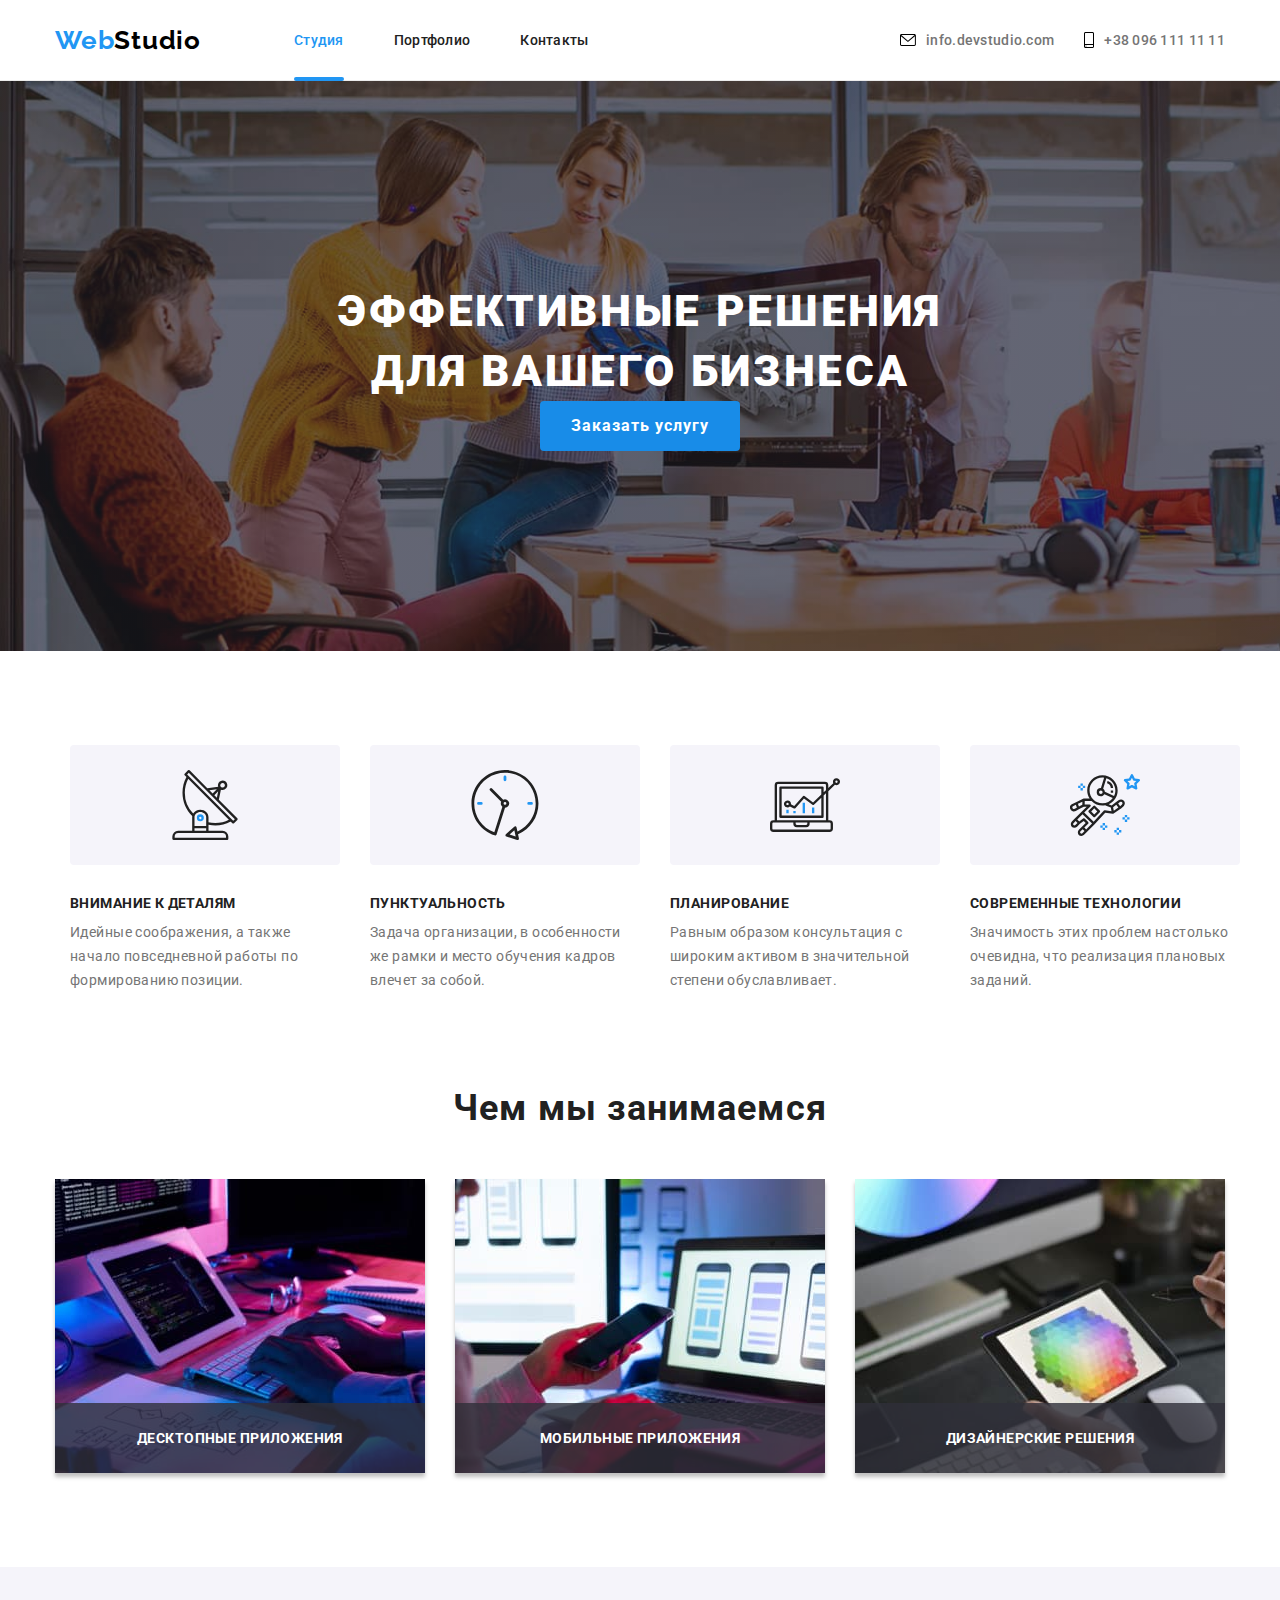
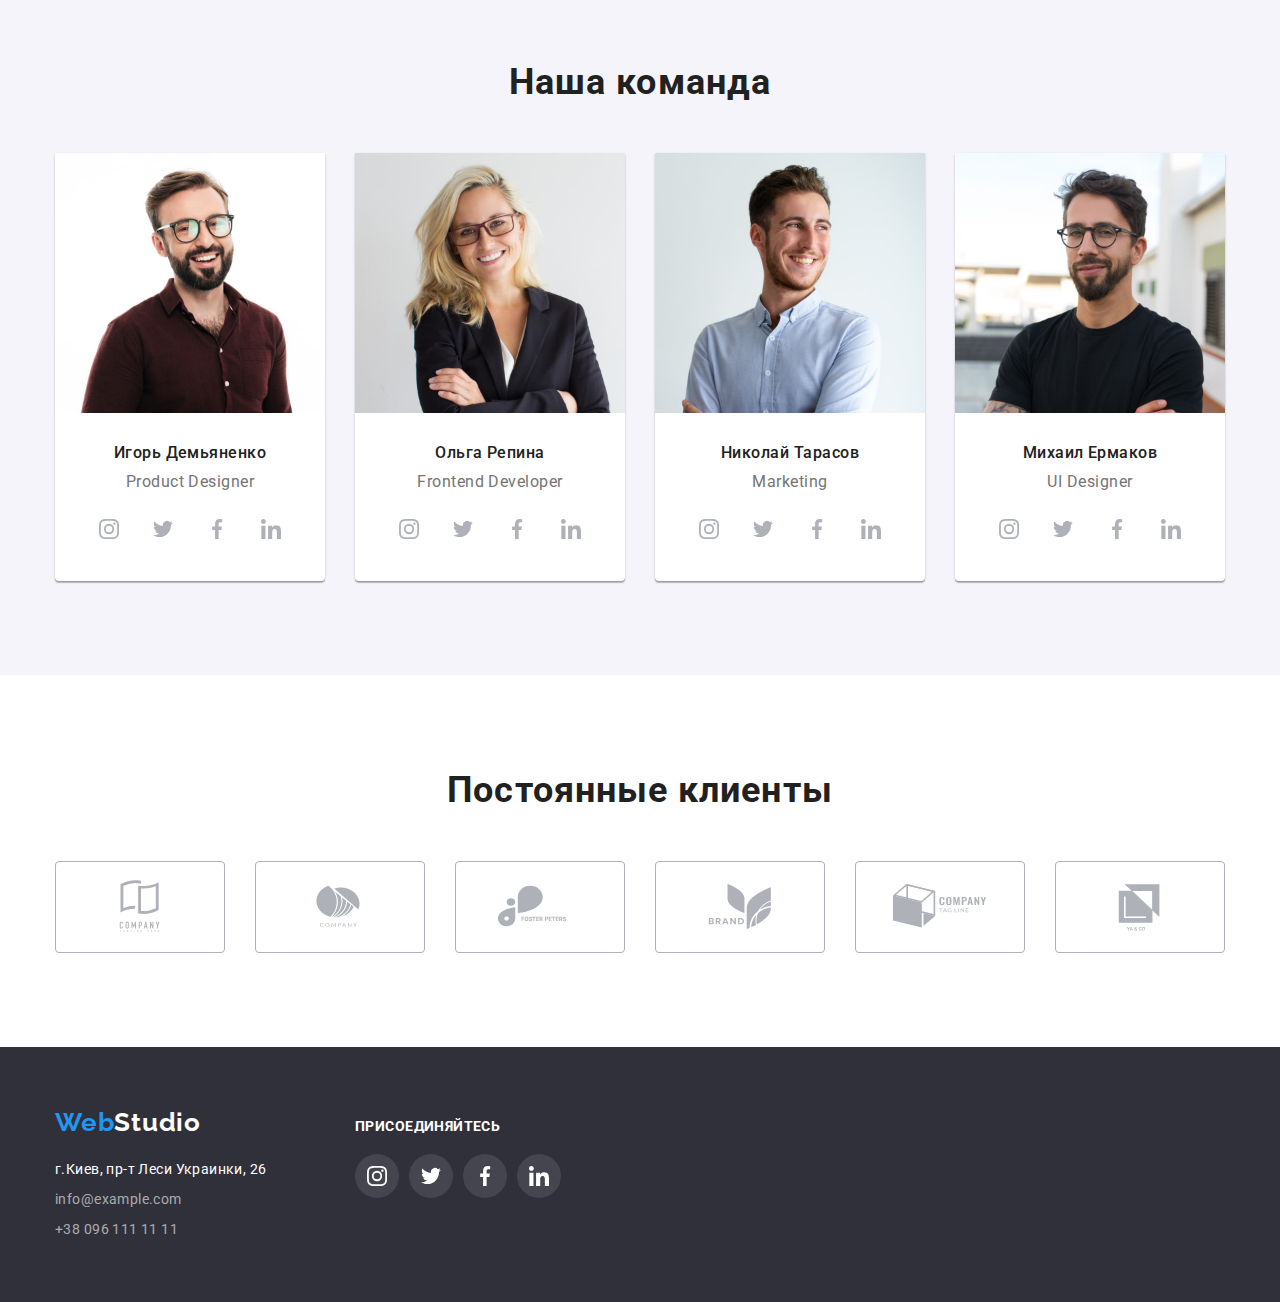
<file: index.html>
<!DOCTYPE html>
<html lang="ru">

<head>
    <meta charset="UTF-8">
    <meta http-equiv="X-UA-Compatible" content="IE=edge">
    <meta name="viewport" content="width=device-width, initial-scale=1.0">
    <title>Document</title>
    <link rel="preconnect" href="https://fonts.googleapis.com">
    <link rel="preconnect" href="https://fonts.gstatic.com" crossorigin>
    <link
        href="https://fonts.googleapis.com/css2?family=Raleway:wght@700&family=Roboto:wght@400;500;700;900&display=swap"
        rel="stylesheet">
    <link rel="stylesheet"
        href="https://cdnjs.cloudflare.com/ajax/libs/modern-normalize/1.1.0/modern-normalize.min.css">
    <link rel="stylesheet" href="./css/styles.css" />
</head>

<body>
    <!--Хедер, шапка, навигация по сайту-->
    <header class="page-header">
        <div class="container main-nav">
            <nav class="nav">
                <a href="./index.html" class="logo">
                    <span>Web</span>Studio
                </a>

                <ul class="site-nav list">
                    <li class="site-nav-item"><a class="site-nav-link current" href="./index.html">Студия</a></li>
                    <li class="site-nav-item"><a class="site-nav-link" href="./portfolio.html">Портфолио</a></li>
                    <li class="site-nav-item"><a class="site-nav-link" href="">Контакты</a></li>
                </ul>
            </nav>

            <ul class="aside list">
                <li class="aside-item"> 
                   
                        <a href="mailto:info.devstudio.com" class="aside-link">
                        <svg class="email">
                            <use href="./images/symbol-defs.svg#icon-envelope"></use>
                        </svg>
                        info.devstudio.com</a>
                   
                </li>
                <li class="aside-item"> 
                   
                        <a href="tel:+380961111111" class="aside-link">
                             <svg class="phone">
                                 <use href="./images/symbol-defs.svg#icon-smartphone"></use>
                             </svg>
                         +38 096 111 11 11
                        </a>
                   
                </li>
            </ul>
        </div>
    </header>

    <!--Баннер-->
    <main>

        <section class="banner">
            <h1 class="title">Эффективные решения <br>
                для вашего бизнеса</h1>
            <button class="button" type="button" data-modal-open>Заказать услугу</button>
        </section>


        <!--Особенности-->
        <section class="features section">
            <div class="container">
            
                <ul class="features-list container list">
                    <li class="features-item">
                        <div class="features-icon">
                            <svg width="70px" height="70px">
                                <use href="./images/symbol-defs.svg#icon-antenna">

                                </use>
                            </svg>
                        </div>
                        <h3 class="features-subtitle">Внимание к деталям</h3>
                        <p class="features-text">Идейные соображения, а также начало повседневной работы по формированию
                            позиции.</p>
                    </li>
                    <li class="features-item">
                        <div class="features-icon">
                            <svg width="70px" height="70px">
                                <use href="./images/symbol-defs.svg#icon-clock">

                                </use>
                            </svg>
                        </div>
                        <h3 class="features-subtitle">Пунктуальность</h3>
                        <p class="features-text">Задача организации, в особенности же рамки и место обучения кадров
                            влечет
                            за собой.</p>
                    </li>
                    <li class="features-item">
                        <div class="features-icon">
                            <svg width="70px" height="70px">
                                <use href="./images/symbol-defs.svg#icon-diagram">
                        
                                </use>
                            </svg>
                        </div>
                        <h3 class="features-subtitle">Планирование</h3>
                        <p class="features-text">Равным образом консультация с широким активом в значительной степени
                            обуславливает.</p>
                    </li>
                    <li class="features-item">
                        <div class="features-icon">
                            <svg width="70px" height="70px">
                                <use href="./images/symbol-defs.svg#icon-astronaut">
                        
                                </use>
                            </svg>
                        </div>
                        <h3 class="features-subtitle">Современные технологии</h3>
                        <p class="features-text">Значимость этих проблем настолько очевидна, что реализация плановых
                            заданий.</p>
                    </li>
                </ul>
            </div>
        </section>

        <!--Чем мы занимаемся-->
        <section class="section works-section">
            <div class="container">
                <h2 class="subject">Чем мы занимаемся</h2>
                <ul class="subject-list list">
                    <li class="subject-item"><img class="image" src="./images/drop/img.jpg" alt="box1" width="370" />
                    <div class="subject-image-box">
                        <p>Десктопные приложения</p>
                    </div>
                    </li>
                    <li class="subject-item"><img class="image" src="./images/drop/box2.jpg" alt="box2" width="370" />
                    <div class="subject-image-box">
                        <p>Мобильные приложения</p>
                    </div>
                    </li>
                    <li class="subject-item"><img class="image" src="./images/drop/box3.jpg" alt="box3" width="370" />
                    <div class="subject-image-box">
                        <p>Дизайнерские решения</p>
                    </div>
                    </li>
                </ul>
            </div>
        </section>

        <!-- Наша команда -->
        <section class="our-team grey section">
            <div class="container">
                <h2 class="subject">Наша команда</h2>
                <ul class="our-team-list list">
                    <li class="our-team-item">
                        <img src="./images/drop/igor.jpg" alt="Игорь Демьяненко" width="270" class="images-team" />
                        <div class="team-name-text">
                            <h3 class="our-team-name">Игорь Демьяненко</h3>
                            <p class="our-team-text">Product Designer</p>
                             <div class="social">
                                <ul class="social-list">
                                    <li class="social-item">
                                        <a href="" class="social-link">
                                        <svg class="social-icon">
                                            <use href="./images/symbol-defs.svg#icon-instagram"> </use>
                                        </svg>
                                        </a>

                                    </li>
                                    <li class="social-item">
                                        <a href="" class="social-link">
                                        <svg class="social-icon">
                                            <use href="./images/symbol-defs.svg#icon-twitter"> </use>
                                        </svg>
                                        </a>
                                    </li>
                                    <li class="social-item">
                                        <a href="" class="social-link">
                                        <svg class="social-icon">
                                            <use href="./images/symbol-defs.svg#icon-facebook"> </use>
                                        </svg>
                                        </a>
                                    </li>
                                    <li class="social-item">
                                        <a href="" class="social-link">
                                        <svg class="social-icon">
                                            <use href="./images/symbol-defs.svg#icon-linkedin"> </use>
                                        </svg>
                                        </a>
                                    </li>
                                </ul>
                                </div>
                            
                        </div>
                    </li>
                    <li class="our-team-item">
                        <img src="./images/drop/olga.jpg" alt="Ольга Репина" width="270" class="images-team" />
                        <div class="team-name-text">
                            <h3 class="our-team-name">Ольга Репина</h3>
                            <p class="our-team-text">Frontend Developer</p>
                            <div class="social">
                                <ul class="social-list">
                                    <li class="social-item">
                                        <a href="" class="social-link">
                                            <svg class="social-icon">
                                                <use href="./images/symbol-defs.svg#icon-instagram"> </use>
                                            </svg>
                                        </a>
                            
                                    </li>
                                    <li class="social-item">
                                        <a href="" class="social-link">
                                            <svg class="social-icon">
                                                <use href="./images/symbol-defs.svg#icon-twitter"> </use>
                                            </svg>
                                        </a>
                                    </li>
                                    <li class="social-item">
                                        <a href="" class="social-link">
                                            <svg class="social-icon">
                                                <use href="./images/symbol-defs.svg#icon-facebook"> </use>
                                            </svg>
                                        </a>
                                    </li>
                                    <li class="social-item">
                                        <a href="" class="social-link">
                                            <svg class="social-icon">
                                                <use href="./images/symbol-defs.svg#icon-linkedin"> </use>
                                            </svg>
                                        </a>
                                    </li>
                                </ul>
                            </div>
                        </div>
                    </li>
                    <li class="our-team-item">
                        <img src="./images/drop/nicholas.jpg" alt="Николай Тарасов" width="270" class="images-team" />
                        <div class="team-name-text">
                            <h3 class="our-team-name">Николай Тарасов</h3>
                            <p class="our-team-text">Marketing</p>
                            <div class="social">
                                <ul class="social-list">
                                    <li class="social-item">
                                        <a href="" class="social-link">
                                            <svg class="social-icon">
                                                <use href="./images/symbol-defs.svg#icon-instagram"> </use>
                                            </svg>
                                        </a>
                            
                                    </li>
                                    <li class="social-item">
                                        <a href="" class="social-link">
                                            <svg class="social-icon">
                                                <use href="./images/symbol-defs.svg#icon-twitter"> </use>
                                            </svg>
                                        </a>
                                    </li>
                                    <li class="social-item">
                                        <a href="" class="social-link">
                                            <svg class="social-icon">
                                                <use href="./images/symbol-defs.svg#icon-facebook"> </use>
                                            </svg>
                                        </a>
                                    </li>
                                    <li class="social-item">
                                        <a href="" class="social-link">
                                            <svg class="social-icon">
                                                <use href="./images/symbol-defs.svg#icon-linkedin"> </use>
                                            </svg>
                                        </a>
                                    </li>
                                </ul>
                            </div>
                        </div>
                    </li>
                    <li class="our-team-item">
                        <img src="./images/drop/michael.jpg" alt="Михаил Ермаков" width="270" class="images-team" />
                        <div class="team-name-text">
                            <h3 class="our-team-name">Михаил Ермаков</h3>
                            <p class="our-team-text">UI Designer</p>
                            <div class="social">
                                <ul class="social-list">
                                    <li class="social-item">
                                        <a href="" class="social-link">
                                            <svg class="social-icon">
                                                <use href="./images/symbol-defs.svg#icon-instagram"> </use>
                                            </svg>
                                        </a>
                            
                                    </li>
                                    <li class="social-item">
                                        <a href="" class="social-link">
                                            <svg class="social-icon">
                                                <use href="./images/symbol-defs.svg#icon-twitter"> </use>
                                            </svg>
                                        </a>
                                    </li>
                                    <li class="social-item">
                                        <a href="" class="social-link">
                                            <svg class="social-icon">
                                                <use href="./images/symbol-defs.svg#icon-facebook"> </use>
                                            </svg>
                                        </a>
                                    </li>
                                    <li class="social-item">
                                        <a href="" class="social-link">
                                            <svg class="social-icon">
                                                <use href="./images/symbol-defs.svg#icon-linkedin"> </use>
                                            </svg>
                                        </a>
                                    </li>
                                </ul>
                            </div>
                        </div>
                    </li>
                </ul>
            </div>
        </section>
    

        <!--Постоянные клиенты-->
        <section class="regular-client section">
            <div class="container">
                <h2 class="subject">Постоянные клиенты</h2>
                    <ul class="clients-list">
                        <li class="clients-item">
                            <a href="" class="clients-link">
                                <svg class="clients-logo">
                                    <use href="./images/symbol-defs.svg#icon-logo"></use>
                                </svg>
                            </a>
                        </li>
                        <li class="clients-item">
                            <a href="" class="clients-link">
                                <svg class="clients-logo">
                                    <use href="./images/symbol-defs.svg#icon-logo2"></use>
                                </svg>
                            </a>
                        </li>
                        <li class="clients-item">
                            <a href="" class="clients-link">
                                <svg class="clients-logo">
                                    <use href="./images/symbol-defs.svg#icon-logo3"></use>
                                </svg>
                            </a>
                        </li>
                        <li class="clients-item">
                            <a href="" class="clients-link">
                            <svg class="clients-logo">
                                <use href="./images/symbol-defs.svg#icon-logo4"></use>
                            </svg>
                        </a>
                        </li>
                        <li class="clients-item">
                            <a href="" class="clients-link">
                                <svg class="clients-logo">
                                    <use href="./images/symbol-defs.svg#icon-logo5"></use>
                                </svg>
                            </a>
                        </li>
                        <li class="clients-item">
                            <a href="" class="clients-link">
                                <svg class="clients-logo">
                                    <use href="./images/symbol-defs.svg#icon-logo6"></use>
                                </svg>
                            </a>
                        </li>
                    </ul>

            </div>

        </section>

    </main>

    <!-- Футтер -->
    <footer class="footer">
        <div class="container footer-box">
            <div class="contacts">
            <a href="./index.html" class="logo dark">
                <span>Web</span>Studio
            </a>
            <address class="address">
                <p class="footer-address">
                    г.Киев, пр-т Леси Украинки, 26
                </p>
                <ul class="footer-list list">
                    <li class="footer-item">
                        <a href="mailto:info@example.com" class="footer-link">info@example.com</a>
                    </li>
                    <li class="footer-item">
                        <a href="tel:+380961111111" class="footer-link">+38 096 111 11 11</a>
                    </li>
                </ul>
            </address>
            </div>

            <div class="join">
                <p class="join-subtitle">Присоединяйтесь</p>
                <ul class="footer-social-list">
                    <li class="footer-social-item">
                        <a href="" class="footer-social-link">
                            <svg class="footer-social-icon">
                                <use href="./images/symbol-defs.svg#icon-instagram"> </use>
                            </svg>
                        </a>
                    </li>
                        <li class="footer-social-item">
                            <a href="" class="footer-social-link">
                                <svg class="footer-social-icon">
                                    <use href="./images/symbol-defs.svg#icon-twitter"> </use>
                                </svg>
                            </a>
                        </li>
                        <li class="footer-social-item">
                            <a href="" class="footer-social-link">
                                <svg class="footer-social-icon">
                                    <use href="./images/symbol-defs.svg#icon-facebook"> </use>
                                </svg>
                            </a>
                        </li>
                        <li class="footer-social-item">
                            <a href="" class="footer-social-link">
                                <svg class="footer-social-icon">
                                    <use href="./images/symbol-defs.svg#icon-linkedin"> </use>
                                </svg>
                            </a>
                        </li>
                 </ul>
            </div>
        </div>

    </footer>

<!--Модальное окно-->
<div class="backdrop is-hidden" data-modal>
    <div class="modal">
        <button type="button" class="button-close" data-modal-close>
            <svg class="modal-close">
               <use href="./images/symbol-defs.svg#icon-close-black"></use>
            </svg>
        </button>
    </div>

</div>

<script src="./js/modal.js"></script>
</body>

</html>
</file>
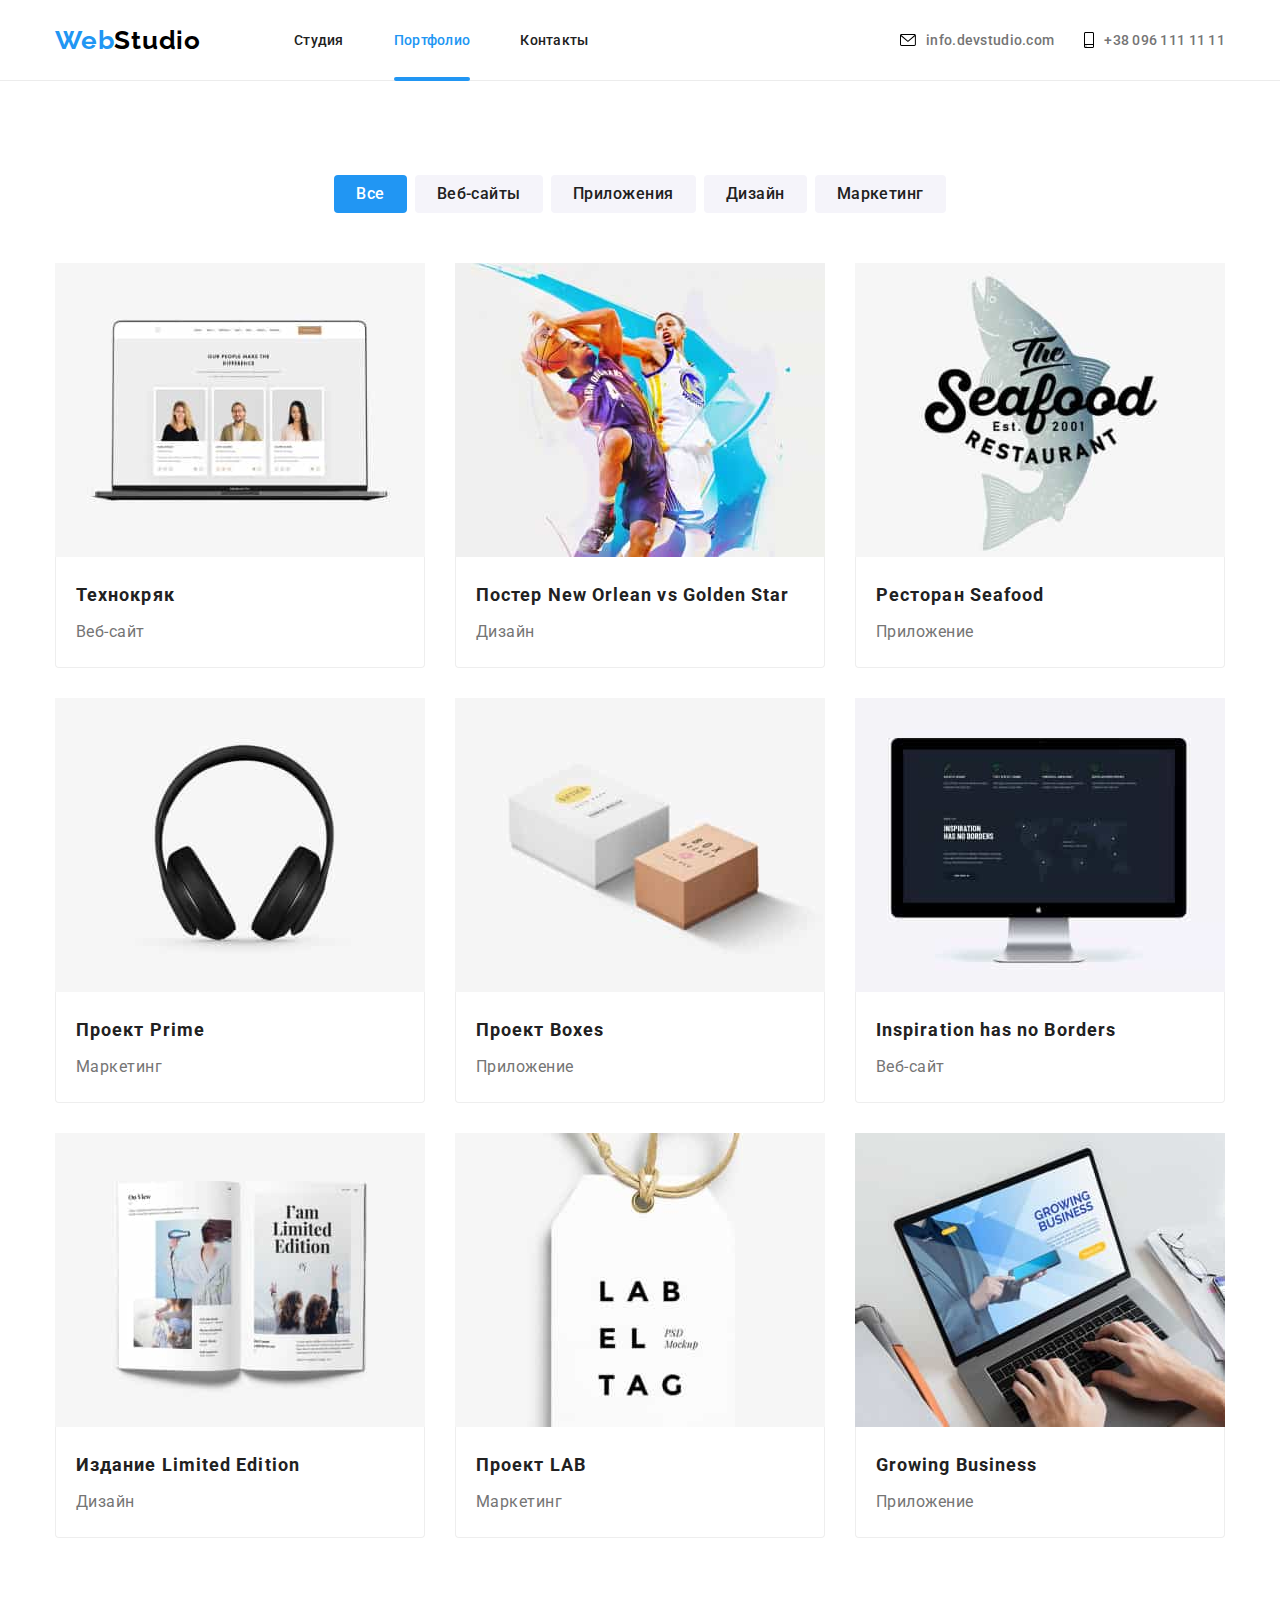
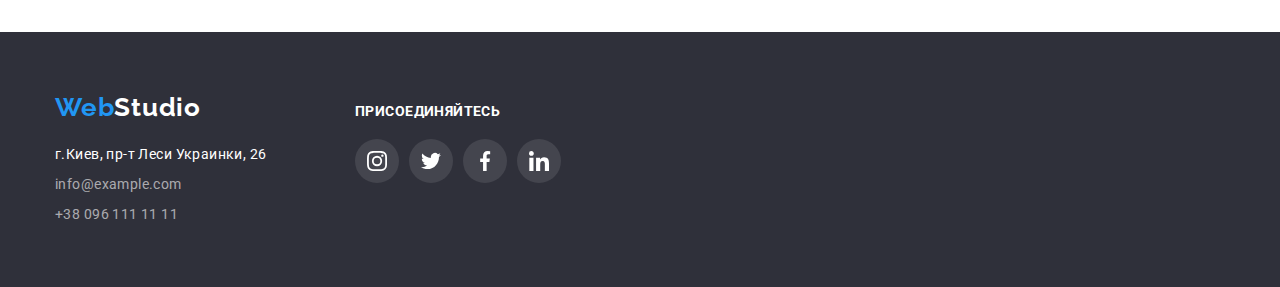
<file: portfolio.html>
<!DOCTYPE html>
<html lang="ru">

<head>
    <meta charset="UTF-8">
    <meta http-equiv="X-UA-Compatible" content="IE=edge">
    <meta name="viewport" content="width=device-width, initial-scale=1.0">
    <title>Document</title>
    <link rel="preconnect" href="https://fonts.googleapis.com">
    <link rel="preconnect" href="https://fonts.gstatic.com" crossorigin>
    <link
        href="https://fonts.googleapis.com/css2?family=Raleway:wght@700&family=Roboto:wght@400;500;700;900&display=swap"
        rel="stylesheet">
    <link rel="stylesheet"
        href="https://cdnjs.cloudflare.com/ajax/libs/modern-normalize/1.1.0/modern-normalize.min.css">
    <link rel="stylesheet" href="./css/styles.css" />
</head>

<!--Шапка (баннер)-->

<body>
    <header class="page-header">
        <div class="container main-nav">
            <nav class="nav">
                <a href="./index.html" class="logo">
                    <span>Web</span>Studio
                </a>
    
                <ul class="site-nav list">
                    <li class="site-nav-item"><a class="site-nav-link" href="./index.html">Студия</a></li>
                    <li class="site-nav-item"><a class="site-nav-link current" href="./portfolio.html">Портфолио</a></li>
                    <li class="site-nav-item"><a class="site-nav-link" href="">Контакты</a></li>
                </ul>
            </nav>
    
            <ul class="aside list">
                <li class="aside-item">
    
                    <a href="mailto:info.devstudio.com" class="aside-link">
                        <svg class="email">
                            <use href="./images/symbol-defs.svg#icon-envelope"></use>
                        </svg>
                        info.devstudio.com</a>
    
                </li>
                <li class="aside-item">
    
                    <a href="tel:+380961111111" class="aside-link">
                        <svg class="phone">
                            <use href="./images/symbol-defs.svg#icon-smartphone"></use>
                        </svg>
                        +38 096 111 11 11
                    </a>
    
                </li>
            </ul>
        </div>
    </header>

    <!--Портфолио-->
    <main>

        <section class="portfolio-nav section">
            <div class="container">
                <h1 class="portfolio"> Портфолио </h1>
                <ul class="portfolio-nav-list list">
                    <li class="portfolio-nav-button"><button class="portfolio-button button-all"
                            type="button">Все</button></li>
                    <li class="portfolio-nav-button"><button class="portfolio-button" type="button">Веб-сайты</button>
                    </li>
                    <li class="portfolio-nav-button"><button class="portfolio-button" type="button">Приложения</button>
                    </li>
                    <li class="portfolio-nav-button"><button class="portfolio-button" type="button">Дизайн</button></li>
                    <li class="portfolio-nav-button"><button class="portfolio-button" type="button">Маркетинг</button>
                    </li>
                </ul>

                <ul class="portfolio-list list">
                    <li class="portfolio-item">
                        <a href="#" class="portfolio-link">
                            <div class="image-relative">
                                <img src="./images/drop/img1.jpg" alt="Открытая страница сайта на ноутбуке" width="370"
                                    class="images">
                                    <div class="portfolio-overley">
                                        <p>Для получения перспективного изображения какого-либо предмета проводят из выбранной точки Евклидова пространства
                                            (центра
                                            перспективы) лучи ко всем точкам данного предмета. На пути лучей ставят ту поверхность, на которой желают
                                            получить
                                            изображение. В пересечении проведённых лучей с поверхностью получают искомое изображение предмета.</p>
                                    </div>
                            </div>
                                <div class="portfolio-card">
                                    <h2 class="subtitle">Технокряк</h2>
                                    <p class="text">Веб-сайт</p>
                                </div>
                        </a>
                    </li>
                    <li class="portfolio-item">
                        <a href="" class="portfolio-link">
                            <div class="image-relative">
                            <img src="./images/drop/img2.jpg" alt="Баскетбольные противники" width="370" class="images">
                                <div class="portfolio-overley">
                                    <p>Для получения перспективного изображения какого-либо предмета проводят из выбранной точки Евклидова пространства
                                        (центра
                                        перспективы) лучи ко всем точкам данного предмета. На пути лучей ставят ту поверхность, на которой желают
                                        получить
                                        изображение. В пересечении проведённых лучей с поверхностью получают искомое изображение предмета.</p>
                                </div>
                            </div>
                            <div class="portfolio-card">
                                <h2 class="subtitle">Постер New Orlean vs Golden Star</h2>
                                <p class="text">Дизайн</p>
                            </div>
                        </a>
                    </li>
                    <li class="portfolio-item">
                        <a href="" class="portfolio-link">
                            <div class="image-relative">
                            <img src="./images/drop/img3.jpg" alt="Логотип рыбного ресторана, рыба на фоне названия"
                                width="370" class="images">
                                <div class="portfolio-overley">
                                    <p>Для получения перспективного изображения какого-либо предмета проводят из выбранной точки Евклидова пространства
                                        (центра
                                        перспективы) лучи ко всем точкам данного предмета. На пути лучей ставят ту поверхность, на которой желают
                                        получить
                                        изображение. В пересечении проведённых лучей с поверхностью получают искомое изображение предмета.</p>
                                </div>
                            </div>
                            <div class="portfolio-card">
                                <h2 class="subtitle">Ресторан Seafood</h2>
                                <p class="text">Приложение</p>
                            </div>
                        </a>
                    </li>
                    <li class="portfolio-item">
                        <a href="" class="portfolio-link">
                            <div class="image-relative">
                            <img src="./images/drop/img4.jpg" alt="Наушники" width="370" class="images">
                            <div class="portfolio-overley">
                                <p>Для получения перспективного изображения какого-либо предмета проводят из выбранной точки Евклидова пространства
                                    (центра
                                    перспективы) лучи ко всем точкам данного предмета. На пути лучей ставят ту поверхность, на которой желают
                                    получить
                                    изображение. В пересечении проведённых лучей с поверхностью получают искомое изображение предмета.</p>
                            </div>
                            </div>
                            <div class="portfolio-card">
                                <h2 class="subtitle">Проект Prime</h2>
                                <p class="text">Маркетинг</p>
                            </div>
                        </a>
                    </li>
                    <li class="portfolio-item">
                        <a href="" class="portfolio-link">
                            <div class="image-relative">
                            <img src="./images/drop/img5.jpg" alt="Две картонные коробочки" width="370" class="images">
                            <div class="portfolio-overley">
                                <p>Для получения перспективного изображения какого-либо предмета проводят из выбранной точки Евклидова пространства
                                    (центра
                                    перспективы) лучи ко всем точкам данного предмета. На пути лучей ставят ту поверхность, на которой желают
                                    получить
                                    изображение. В пересечении проведённых лучей с поверхностью получают искомое изображение предмета.</p>
                            </div>
                            </div>
                            <div class="portfolio-card">
                                <h2 class="subtitle">Проект Boxes</h2>
                                <p class="text">Приложение</p>
                            </div>
                        </a>
                    </li>
                    <li class="portfolio-item">
                        <a href="" class="portfolio-link">
                            <div class="image-relative">
                            <img src="./images/drop/img6.jpg" alt="Монитор компьютера" width="370" class="images">
                            <div class="portfolio-overley">
                                <p>Для получения перспективного изображения какого-либо предмета проводят из выбранной точки Евклидова пространства
                                    (центра
                                    перспективы) лучи ко всем точкам данного предмета. На пути лучей ставят ту поверхность, на которой желают
                                    получить
                                    изображение. В пересечении проведённых лучей с поверхностью получают искомое изображение предмета.</p>
                            </div>
                            </div>
                            <div class="portfolio-card">
                                <h2 class="subtitle">Inspiration has no Borders</h2>
                                <p class="text">Веб-сайт</p>
                            </div>
                        </a>
                    </li>
                    <li class="portfolio-item">
                        <a href="" class="portfolio-link">
                            <div class="image-relative">
                            <img src="./images/drop/img7.jpg" alt="Открытая книга" width="370" class="images">
                            <div class="portfolio-overley">
                                <p>Для получения перспективного изображения какого-либо предмета проводят из выбранной точки Евклидова пространства
                                    (центра
                                    перспективы) лучи ко всем точкам данного предмета. На пути лучей ставят ту поверхность, на которой желают
                                    получить
                                    изображение. В пересечении проведённых лучей с поверхностью получают искомое изображение предмета.</p>
                            </div>
                            </div>
                            <div class="portfolio-card">
                                <h2 class="subtitle">Издание Limited Edition</h2>
                                <p class="text">Дизайн</p>
                            </div>
                        </a>
                    </li>
                    <li class="portfolio-item">
                        <a href="" class="portfolio-link">
                            <div class="image-relative">
                            <img src="./images/drop/img8.jpg" alt="Бирка" width="370" class="images">
                            <div class="portfolio-overley">
                                <p>Для получения перспективного изображения какого-либо предмета проводят из выбранной точки Евклидова пространства
                                    (центра
                                    перспективы) лучи ко всем точкам данного предмета. На пути лучей ставят ту поверхность, на которой желают
                                    получить
                                    изображение. В пересечении проведённых лучей с поверхностью получают искомое изображение предмета.</p>
                            </div>
                            </div>
                            <div class="portfolio-card">
                                <h2 class="subtitle">Проект LAB</h2>
                                <p class="text">Маркетинг</p>
                            </div>
                        </a>
                    </li>
                    <li class="portfolio-item">
                        <a href="" class="portfolio-link">
                            <div class="image-relative">
                            <img src="./images/drop/img9.jpg" alt="Руки человека который печатает на ноутбуке"
                                width="370" class="images">
                                <div class="portfolio-overley">
                                    <p>Для получения перспективного изображения какого-либо предмета проводят из выбранной точки Евклидова пространства
                                        (центра
                                        перспективы) лучи ко всем точкам данного предмета. На пути лучей ставят ту поверхность, на которой желают
                                        получить
                                        изображение. В пересечении проведённых лучей с поверхностью получают искомое изображение предмета.</p>
                                </div>
                            </div>
                            <div class="portfolio-card">
                                <h2 class="subtitle">Growing Business</h2>
                                <p class="text">Приложение</p>
                            </div>
                        </a>
                    </li>
                </ul>
            </div>
        </section>
    </main>

    <!-- Футтер -->
    <footer class="footer">
        <div class="container footer-box">
            <div class="contacts">
                <a href="./index.html" class="logo dark">
                    <span>Web</span>Studio
                </a>
                <address class="address">
                    <p class="footer-address">
                        г.Киев, пр-т Леси Украинки, 26
                    </p>
                    <ul class="footer-list list">
                        <li class="footer-item">
                            <a href="mailto:info@example.com" class="footer-link">info@example.com</a>
                        </li>
                        <li class="footer-item">
                            <a href="tel:+380961111111" class="footer-link">+38 096 111 11 11</a>
                        </li>
                    </ul>
                </address>
            </div>
    
            <div class="join">
                <p class="join-subtitle">Присоединяйтесь</p>
                <ul class="footer-social-list">
                    <li class="footer-social-item">
                        <a href="" class="footer-social-link">
                            <svg class="footer-social-icon">
                                <use href="./images/symbol-defs.svg#icon-instagram"> </use>
                            </svg>
                        </a>
                    </li>
                    <li class="footer-social-item">
                        <a href="" class="footer-social-link">
                            <svg class="footer-social-icon">
                                <use href="./images/symbol-defs.svg#icon-twitter"> </use>
                            </svg>
                        </a>
                    </li>
                    <li class="footer-social-item">
                        <a href="" class="footer-social-link">
                            <svg class="footer-social-icon">
                                <use href="./images/symbol-defs.svg#icon-facebook"> </use>
                            </svg>
                        </a>
                    </li>
                    <li class="footer-social-item">
                        <a href="" class="footer-social-link">
                            <svg class="footer-social-icon">
                                <use href="./images/symbol-defs.svg#icon-linkedin"> </use>
                            </svg>
                        </a>
                    </li>
                </ul>
            </div>
        </div>
    
    </footer>

</body>

</html>
</file>
<file: css/styles.css>
:root {
  --primary-text-color: #212121;
  --secondary-text-color: #757575;
  --accent-color: #2196f3;
  --primary-white-color: #fff;
  --portfolio-button: #f5f4fa;
  --black-color: #000;
  --background-footer-color: #2f303a;
  --portfolio-item-hover: #eee;
  --social: #afb1b8;
  --overley: rgba(33, 150, 243, 0.9);
}

body {
  background-color: var(--primary-white-color);
  font-family: "Roboto", sans-serif;
  color: var(--primary-text-color);
}

/*Утилиты*/
.list {
  list-style: none;
  margin: 0;
}

h1,
h2,
h3,
p {
  margin-bottom: 0;
  margin-top: 0;
}

/*****************Хедер, шапка страницы******************/
.logo > span {
  color: var(--accent-color);
}

.footer.logo {
  color: var(--primary-white-color);
}

.logo {
  display: block;
  padding-top: 24px;
  padding-bottom: 24px;

  color: var(--black-color);
  text-decoration: none;
  font-family: Raleway;
  font-style: normal;
  font-weight: bold;
  font-size: 26px;
  line-height: 1.192;
  letter-spacing: 0.03em;
}

.logo.dark {
  color: var(--primary-white-color);
  padding-top: 0;
  padding-bottom: 0;
  margin-bottom: 20px;

  /*outline: 2px solid #fff;*/
}

.site-nav-link {
  font-weight: 500;
  font-size: 14px;
  line-height: 1.143;
  letter-spacing: 0.02em;
  text-decoration: none;
  color: var(--primary-text-color);

  transition: color 250ms cubic-bezier(0.4, 0, 0.2, 1) 10ms;
}

.current {
  color: var(--accent-color);
}

.current::after {
  content: "";

  position: absolute;
  left: 0;
  bottom: -1px;
  display: block;
  width: 100%;
  height: 4px;
  border-radius: 2px;
  background-color: var(--accent-color);
}

.grey {
  background-color: var(--portfolio-button);
}

.aside-link {
  display: flex;
  align-items: center;
  text-decoration: none;
  letter-spacing: 0.02em;
  font-weight: 500;
  font-size: 14px;
  line-height: 1.143;
  letter-spacing: 0.02em;
  color: var(--secondary-text-color);

  transition: color 250ms cubic-bezier(0.4, 0, 0.2, 1) 10ms;
}

.site-nav-link:hover,
.site-nav-link:focus,
.aside-link:hover,
.aside-link:focus,
.footer-link:focus,
.footer-link:hover {
  color: var(--accent-color);
}

.aside-link:hover svg,
.aside-link:focus svg {
  fill: var(--accent-color);
}

.container {
  padding: 0 15px;
  width: 1200px;
  margin-right: auto;
  margin-left: auto;
}

.main-nav {
  display: flex;
  align-items: center;
}

.site-nav {
  display: flex;
  margin-left: 93px;
  padding-left: 0;
}

.nav {
  display: flex;
  align-items: center;
}

.site-nav-item {
  position: relative;
  margin: 0;
}

.site-nav-item:not(:last-child) {
  margin-right: 50px;
}

.site-nav-link {
  display: block;
  padding-top: 32px;
  padding-bottom: 32px;
}

.aside {
  display: flex;
  margin-left: auto;
  padding-left: 0;
}

.aside-link {
  padding-top: 32px;
  padding-bottom: 32px;
}

.aside-item + .aside-item {
  margin-left: 30px;
}

.page-header {
  border-bottom: 1px solid #ececec;
}

.email {
  width: 16px;
  height: 12px;
  margin-right: 10px;

  transition: fill 250ms cubic-bezier(0.4, 0, 0.2, 1) 10ms;
}

.phone {
  width: 10px;
  height: 16px;
  margin-right: 10px;

  transition: fill 250ms cubic-bezier(0.4, 0, 0.2, 1) 10ms;
}

/***************Портфолио****************/

.portfolio {
  position: absolute;
  width: 1px;
  height: 1px;
  margin: -1px;
  border: 0;
  padding: 0;
  white-space: nowrap;
  clip-path: inset(100%);
  clip: rect(0 0 0 0);
  overflow: hidden;
}

.portfolio-list {
  display: flex;
  flex-wrap: wrap;
  list-style: none;
  margin: 0;
  padding: 0;
  margin-left: -30px;
  margin-top: -30px;
}

.portfolio-item {
  flex-basis: calc(100% / 3 - 30px);
  margin-left: 30px;
  margin-top: 30px;
}

.portfolio-nav-button {
  display: block;
}

.portfolio-link {
  display: block;
  text-decoration: none;
  transition: box-shadow 250ms cubic-bezier(0.4, 0, 0.2, 1);
}

.portfolio-link:focus,
.portfolio-link:hover {
  background-color: var(--primary-white-color);
  box-shadow: 0px 1px 1px rgba(0, 0, 0, 0.12), 0px 4px 4px rgba(0, 0, 0, 0.06),
    1px 4px 6px rgba(0, 0, 0, 0.16);
}

.portfolio-nav-button > button:hover,
.portfolio-nav-button > button:focus {
  color: var(--primary-white-color);
  background-color: var(--accent-color);
  cursor: pointer;
  box-shadow: 0px 3px 1px rgba(0, 0, 0, 0.1), 0px 1px 2px rgba(0, 0, 0, 0.08),
    0px 2px 2px rgba(0, 0, 0, 0.12);
  border-radius: 4px;
}
.portfolio-nav-button:not(:last-child) {
  margin-right: 8px;
}

.portfolio-nav-list {
  display: flex;
  padding-left: 0;
  margin-bottom: 50px;
  justify-content: center;
}

.portfolio-button {
  display: block;
  border-radius: 4px;
  border: none;
  margin: 0;
  padding: 6px 22px;

  font-family: inherit;
  font-weight: 500;
  font-size: 16px;
  line-height: 1.625;
  color: var(--primary-text-color);
  background-color: var(--portfolio-button);
  letter-spacing: 0.03em;

  transition-property: background-color, color;
  transition-duration: 250ms;
  transition-timing-function: cubic-bezier(0.4, 0, 0.2, 1);
}

.portfolio-card {
  border-right: 1px solid var(--portfolio-item-hover);
  border-bottom: 1px solid var(--portfolio-item-hover);
  border-left: 1px solid var(--portfolio-item-hover);
  padding: 20px 20px;
  border-radius: 0 0 4px 4px;
}

.portfolio-overley {
  position: absolute;
  top: 100%;
  left: 0;

  padding: 10px 20px;
  width: 370px;
  height: 294px;
  background-color: var(--overley);

  transition-property: transform;
  transition-duration: 500ms;
  transition-delay: 100ms;
  transition-timing-function: cubic-bezier(0.4, 0, 0.2, 1);
}

.portfolio-link:hover .portfolio-overley,
.portfolio-link:focus .portfolio-overley {
  transform: translateY(-100%);
}

.image-relative {
  position: relative;
  overflow: hidden;
}

.portfolio-overley > p {
  font-weight: normal;
  font-size: 18px;
  line-height: 1.556;
  letter-spacing: 0.03em;
  color: var(--primary-white-color);
}

.button-all {
  background-color: var(--accent-color);
  color: var(--primary-white-color);
}

.subtitle {
  color: var(--primary-text-color);
  font-weight: bold;
  font-size: 18px;
  line-height: 2;
  letter-spacing: 0.06em;
  margin-bottom: 4px;
}

.text {
  color: var(--secondary-text-color);
  font-weight: normal;
  font-size: 16px;
  line-height: 1.875;
  letter-spacing: 0.03em;
}

.button {
  border-radius: 4px;
  border-color: transparent;
  width: 200px;
  height: 50px;
  padding: 0;

  font-family: inherit;
  font-weight: 500;
  font-size: 16px;
  line-height: 1.625;
  background-color: var(--portfolio-button);
  color: var(--primary-text-color);
  letter-spacing: 0.06em;

  transition: background-color 250ms cubic-bezier(0.4, 0, 0.2, 1) 510ms;
}

.images {
  display: block;
  width: 100%;
  height: auto;
}

/**************Футтер***********************/

.footer {
  padding-top: 60px;
  padding-bottom: 60px;

  background: var(--background-footer-color);
}

.footer-link {
  color: rgba(255, 255, 255, 0.6);
  font-weight: normal;
  font-size: 14px;
  line-height: 1.714;
  text-decoration: none;
  font-style: normal;
  letter-spacing: 0.03em;

  transition: color 250ms cubic-bezier(0.4, 0, 0.2, 1) 10ms;
}
.footer-address {
  color: var(--primary-white-color);
  font-weight: normal;
  font-size: 14px;
  line-height: 1.714;
  text-decoration: none;
  font-style: normal;
  letter-spacing: 0.03em;
  margin-bottom: 6px;
}

.footer-list {
  justify-content: left;
  padding-left: 0;
}

.footer-item:not(:last-child) {
  margin-bottom: 6px;
}

.join {
  display: block;
  width: 206px;
  height: 80px;
  justify-content: center;
  margin-left: 70px;
}

.join-subtitle {
  font-family: inherit;
  font-weight: bold;
  font-size: 14px;
  line-height: 1.143;
  letter-spacing: 0.03em;
  text-transform: uppercase;
  color: var(--primary-white-color);
  margin-bottom: 20px;
}

.footer-social-link {
  display: flex;
  width: 44px;
  height: 44px;
  border-radius: 50%;
  justify-content: center;
  align-items: center;
  background-color: rgba(255, 255, 255, 0.1);

  transition: background-color 250ms cubic-bezier(0.4, 0, 0.2, 1) 10ms;
}

.footer-social-link:hover,
.footer-social-link:focus {
  background-color: var(--accent-color);
}

.footer-social-list {
  display: flex;
  padding-left: 0;
  margin: 0;
}

.footer-social-item:not(:last-child) {
  margin-right: 10px;
}

.footer-social-icon {
  /*display: block;*/
  width: 20px;
  height: 20px;
  fill: var(--primary-white-color);
}

.footer-social-item {
  display: flex;
  list-style: none;
  height: auto;
}

.footer-box {
  display: flex;
  align-items: baseline;
}

.contacts {
  min-width: 230px;
}

/***************Главная страница****************/
.title {
  font-weight: 900;
  font-size: 44px;
  line-height: 1.364;
  color: var(--primary-white-color);
  text-transform: uppercase;
  letter-spacing: 0.06em;
}
.banner {
  background: var(--background-footer-color);
  text-align: center;
  max-width: 1600px;
  margin-right: auto;
  margin-left: auto;
  background-image: linear-gradient(
      rgba(47, 48, 58, 0.4),
      rgba(47, 48, 58, 0.4)
    ),
    url(../images/img10.jpg);
  background-size: cover;
  background-repeat: no-repeat;
}
.features-subtitle {
  margin: 0 0 10px 0;

  color: var(--primary-text-color);
  font-style: normal;
  font-weight: bold;
  font-size: 14px;
  line-height: 1.143;
  text-transform: uppercase;
  letter-spacing: 0.03em;
}
.features-text {
  margin: 0;

  color: var(--secondary-text-color);
  font-weight: normal;
  font-size: 14px;
  line-height: 1.714;
  letter-spacing: 0.03em;
}
.features-list {
  display: flex;
}

.features-item {
  width: 270px;
  text-align: left;
}
.features-item:not(:last-child) {
  margin-right: 30px;
}

/********Чем мы занимаемся***************/

.subject {
  text-align: center;

  color: var(--primary-text-color);

  font-style: normal;
  font-weight: bold;
  font-size: 36px;
  line-height: 1.167;
  letter-spacing: 0.03em;
}

.subject-list {
  display: flex;
  padding-left: 0;
}

.subject-item {
  position: relative;
  box-shadow: 0px 4px 4px rgba(0, 0, 0, 0.25);
}

.subject-image-box {
  position: absolute;
  bottom: 0;
  left: 0;

  display: flex;
  justify-content: center;
  align-items: center;

  width: 370px;
  height: 70px;
  /* outline: 2px solid blueviolet; */
  background-color: rgba(47, 48, 58, 0.8);
}

.subject-image-box > p {
  color: var(--primary-white-color);
  font-weight: bold;
  font-size: 14px;
  line-height: 1.143;
  text-align: center;
  letter-spacing: 0.03em;
  text-transform: uppercase;
}
/************Наша команда************/

.our-team-name {
  text-align: center;
  margin-bottom: 10px;

  font-weight: 500;
  font-size: 16px;
  line-height: 1.188;
  letter-spacing: 0.03em;
  color: var(--primary-text-color);
}

.our-team-text {
  text-align: center;

  font-weight: normal;
  font-size: 16px;
  line-height: 1.188;
  letter-spacing: 0.03em;
  color: var(--secondary-text-color);
  margin-bottom: 16px;
}

.our-team-list {
  display: flex;
  padding-left: 0;
}

.our-team-item {
  background-color: var(--primary-white-color);

  width: 270px;
  box-shadow: 0px 1px 3px rgba(0, 0, 0, 0.12), 0px 1px 1px rgba(0, 0, 0, 0.14),
    0px 2px 1px rgba(0, 0, 0, 0.2);
  border-radius: 0 0 4px 4px;
}

.our-team-item:not(:last-child) {
  margin-right: 30px;
}

.images-team {
  display: block;
  max-width: 100%;
  height: auto;
}

.team-name-text {
  padding: 30px 32px;
}

.social {
  display: flex;
  width: 206px;
  height: 44px;
  fill: var(--social);
}

.social-link {
  display: flex;
  width: 44px;
  height: 44px;
  border-radius: 50%;
  background-color: var(--primary-white-color);
  align-items: center;
  justify-content: center;

  transition: background-color 250ms cubic-bezier(0.4, 0, 0.2, 1) 10ms;
}

.social-list {
  display: flex;
  list-style-type: none;
  padding: 0;
  justify-content: center;
}

.social-item:not(:last-child) {
  margin-right: 10px;
}

.social-icon {
  width: 20px;
  height: 20px;
  fill: var(--social);

  transition: fill 250ms cubic-bezier(0.4, 0, 0.2, 1) 10ms;
}

.social-link:hover svg,
.social-link:focus svg {
  fill: var(--primary-white-color);
  cursor: pointer;
}

.social-link:hover,
.social-link:focus {
  background-color: var(--accent-color);
}

.social-item {
  display: flex;
  height: auto;
}

/******************* Наши клиенты *********************/

.clients-list {
  display: flex;
  list-style-type: none;
  padding: 0;
  margin-top: 0;
  margin-bottom: 0;
  justify-content: center;
}

.clients-logo {
  fill: var(--social);
  width: 106px;
  height: 60px;

  transition-property: fill;
  transition-duration: 250ms;
  transition-timing-function: cubic-bezier(0.4, 0, 0.2, 1);
  transition-delay: 50ms;
}

.clients-link {
  display: flex;
  justify-content: center;
  align-items: center;
  width: 170px;
  height: 92px;

  border: 1px solid var(--social);
  border-radius: 4px;
  cursor: pointer;

  transition-property: border-color;
  transition-duration: 250ms;
  transition-timing-function: cubic-bezier(0.4, 0, 0.2, 1);
  transition-delay: 50ms;
}

.clients-item:not(:last-child) {
  margin-right: 30px;
}

.clients-item {
  border-color: var(--social);
}

.clients-link:hover svg,
.clients-link:focus svg {
  fill: var(--accent-color);
}

.clients-link:hover,
.clients-link:focus {
  border-color: var(--accent-color);
  cursor: pointer;
  /* opacity: 1; */
}

/* *************Кнопка баннера ********************/
.banner > button {
  font-style: normal;
  font-weight: bold;
  font-size: 16px;
  line-height: 1.875;
  letter-spacing: 0.06em;
  color: var(--primary-white-color);
  background-color: #188ce8;
}

.banner > button:focus,
.banner > button:hover {
  color: var(--primary-white-color);
  cursor: pointer;
  background-color: var(--accent-color);
}

.banner {
  padding-top: 200px;
  padding-bottom: 200px;
}

.subject {
  margin-bottom: 50px;
}

.subject-item {
  width: 370px;
  height: 294px;
}
.subject-item:not(:last-child) {
  margin-right: 30px;
}

.section {
  padding-top: 94px;
  padding-bottom: 94px;
}

.works-section {
  padding-top: 0;
}

.features-icon {
  display: flex;
  justify-content: center;
  align-items: center;
  text-align: center;
  list-style: none;
  /* padding: 25px 100px; */
  margin-bottom: 30px;

  width: 270px;
  height: 120px;
  background: var(--portfolio-button);
  border-radius: 4px;
}

/************Модальное окно****************/
.backdrop {
  position: fixed;
  top: 0;
  left: 0;

  background-color: rgba(0, 0, 0, 0.2);
  width: 100%;
  height: 100%;

  opacity: 1;
  transform: scale(100px);
  transition: opacity 250ms cubic-bezier(0.4, 0, 0.2, 1);
}

.backdrop.is-hidden {
  opacity: 0;
  pointer-events: none;
}

.backdrop.is-hidden .modal {
  transform: translate(-50%, -50%) scale(0);
}
.modal {
  position: absolute;
  top: 50%;
  left: 50%;
  transform: translate(-50%, -50%) scale(1);
  transition: transform 250ms cubic-bezier(0.4, 0, 0.2, 1);

  height: 581px;
  width: 528px;
  background-color: white;
}

.modal-close {
  position: absolute;
  width: 18px;
  height: 18px;
  top: 50%;
  left: 50%;
  transform: translate(-50%, -50%);
}

.button-close {
  position: absolute;
  top: 8px;
  right: 8px;
  width: 30px;
  height: 30px;
  border-radius: 15px;
  border-color: rgba(0, 0, 0, 0.1);
  background-color: var(--primary-white-color);
}
</file>
